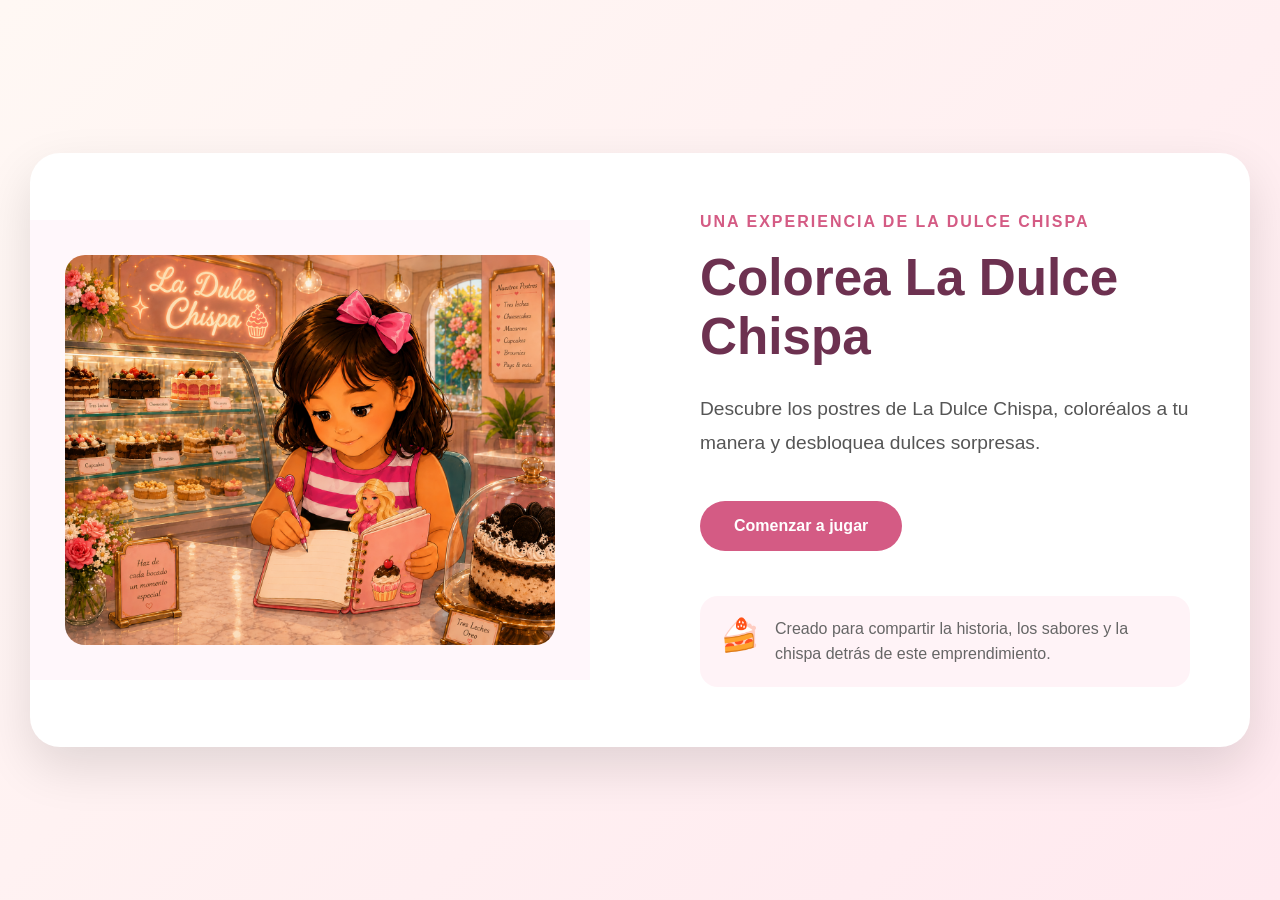
<file: index.html>
<!DOCTYPE html>
<html lang="es">
<head>
  <meta charset="UTF-8">
  <meta name="viewport" content="width=device-width, initial-scale=1.0">

  <title>Colorea La Dulce Chispa</title>

  <link rel="stylesheet" href="css/style.css">
</head>

<body class="pagina-portada">

  <main class="portada-principal">

    <section class="portada-imagen">

      <img
        src="imagenes/portada-dulce-chispa.png"
        alt="La creadora de La Dulce Chispa en su pastelería">

    </section>

    <section class="portada-contenido">

      <p class="marca-superior">
        Una experiencia de La Dulce Chispa
      </p>

      <h1>
        Colorea La Dulce Chispa
      </h1>

      <p class="texto-portada">
        Descubre los postres de La Dulce Chispa,
        coloréalos a tu manera y desbloquea
        dulces sorpresas.
      </p>

      <div class="acciones-portada">

        <a
          class="boton-portada boton-portada-principal"
          href="menu.html">

          Comenzar a jugar

        </a>

      </div>

      <div class="detalle-portada">

        <span>🍰</span>

        <p>
          Creado para compartir la historia,
          los sabores y la chispa detrás de este emprendimiento.
        </p>

      </div>

    </section>

  </main>

</body>
</html>
</file>
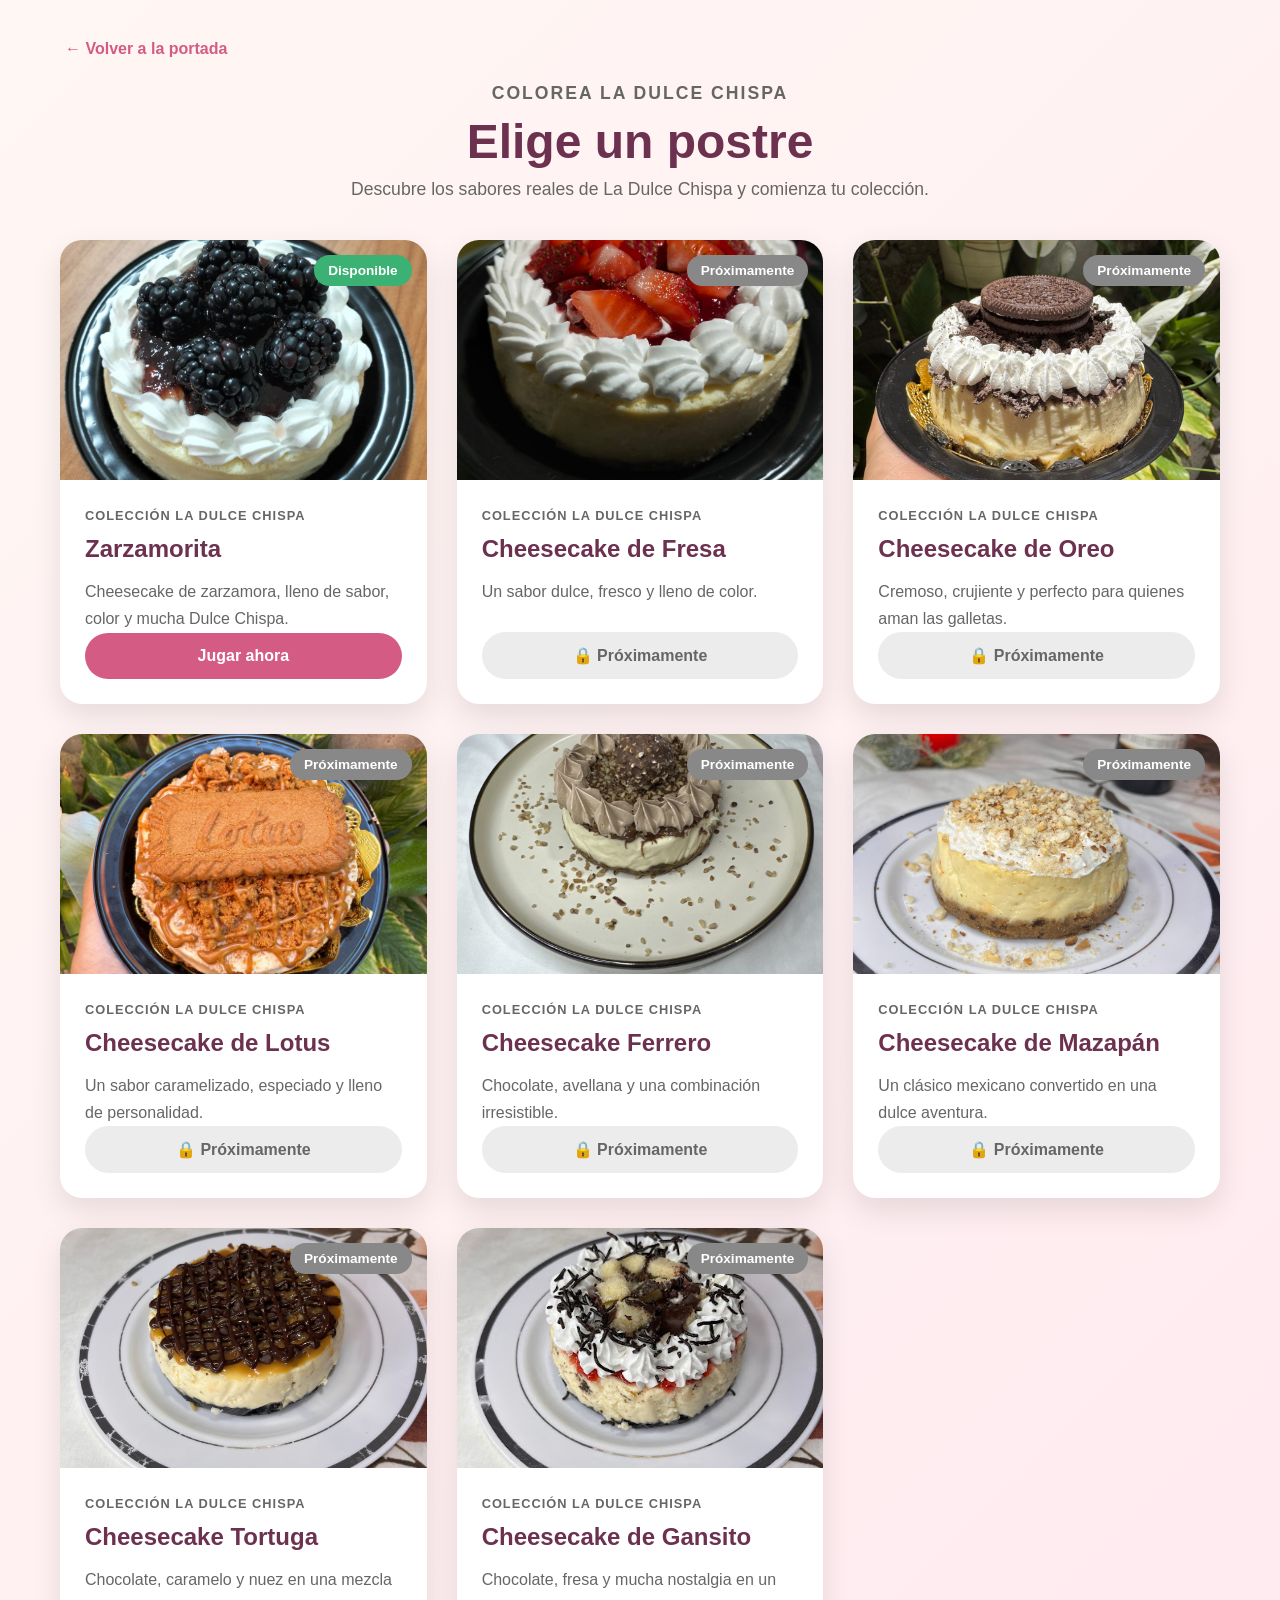
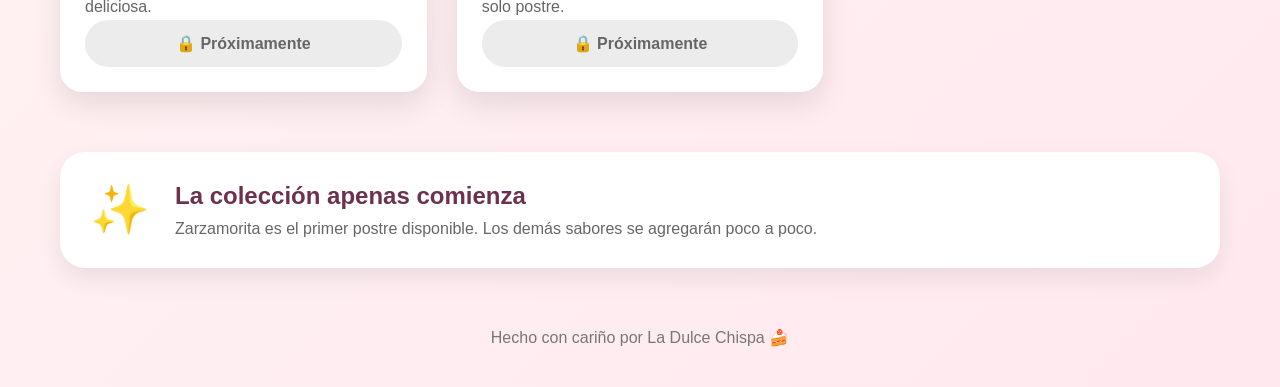
<file: menu.html>
<!DOCTYPE html>
<html lang="es">
<head>
  <meta charset="UTF-8">
  <meta name="viewport" content="width=device-width, initial-scale=1.0">

  <title>Elige un postre | La Dulce Chispa</title>

  <link rel="stylesheet" href="css/style.css">
</head>

<body class="pagina-menu">

  <header class="encabezado-menu">

    <a class="volver-portada" href="index.html">
      ← Volver a la portada
    </a>

    <div class="titulo-menu">

      <p class="marca-menu">
        Colorea La Dulce Chispa
      </p>

      <h1>
        Elige un postre
      </h1>

      <p>
        Descubre los sabores reales de La Dulce Chispa
        y comienza tu colección.
      </p>

    </div>

  </header>

  <main class="contenido-menu">

    <section class="coleccion-postres">

      <article class="tarjeta-postre tarjeta-disponible">

        <div class="imagen-tarjeta-postre">

          <img
            src="imagenes/zarzamorita.jpeg"
            alt="Cheesecake de zarzamora de La Dulce Chispa">

          <span class="estado-postre disponible">
            Disponible
          </span>

        </div>

        <div class="informacion-postre">

          <p class="numero-postre">
            Colección La Dulce Chispa
          </p>

          <h2>
            Zarzamorita
          </h2>

          <p>
            Cheesecake de zarzamora, lleno de sabor,
            color y mucha Dulce Chispa.
          </p>

          <a class="boton-jugar-postre" href="zarzamorita.html">
            Jugar ahora
          </a>

        </div>

      </article>

      <article class="tarjeta-postre tarjeta-bloqueada">

        <div class="imagen-tarjeta-postre">

          <img
            src="imagenes/fresa.jpeg"
            alt="Cheesecake de fresa de La Dulce Chispa">

          <span class="estado-postre proximamente">
            Próximamente
          </span>

        </div>

        <div class="informacion-postre">

          <p class="numero-postre">
            Colección La Dulce Chispa
          </p>

          <h2>
            Cheesecake de Fresa
          </h2>

          <p>
            Un sabor dulce, fresco y lleno de color.
          </p>

          <span class="boton-proximamente">
            🔒 Próximamente
          </span>

        </div>

      </article>

      <article class="tarjeta-postre tarjeta-bloqueada">

        <div class="imagen-tarjeta-postre">

          <img
            src="imagenes/oreo.jpeg"
            alt="Cheesecake de Oreo de La Dulce Chispa">

          <span class="estado-postre proximamente">
            Próximamente
          </span>

        </div>

        <div class="informacion-postre">

          <p class="numero-postre">
            Colección La Dulce Chispa
          </p>

          <h2>
            Cheesecake de Oreo
          </h2>

          <p>
            Cremoso, crujiente y perfecto para quienes aman las galletas.
          </p>

          <span class="boton-proximamente">
            🔒 Próximamente
          </span>

        </div>

      </article>

      <article class="tarjeta-postre tarjeta-bloqueada">

        <div class="imagen-tarjeta-postre">

          <img
            src="imagenes/lotus.jpeg"
            alt="Cheesecake de Lotus de La Dulce Chispa">

          <span class="estado-postre proximamente">
            Próximamente
          </span>

        </div>

        <div class="informacion-postre">

          <p class="numero-postre">
            Colección La Dulce Chispa
          </p>

          <h2>
            Cheesecake de Lotus
          </h2>

          <p>
            Un sabor caramelizado, especiado y lleno de personalidad.
          </p>

          <span class="boton-proximamente">
            🔒 Próximamente
          </span>

        </div>

      </article>

      <article class="tarjeta-postre tarjeta-bloqueada">

        <div class="imagen-tarjeta-postre">

          <img
            src="imagenes/ferrero.jpeg"
            alt="Cheesecake Ferrero de La Dulce Chispa">

          <span class="estado-postre proximamente">
            Próximamente
          </span>

        </div>

        <div class="informacion-postre">

          <p class="numero-postre">
            Colección La Dulce Chispa
          </p>

          <h2>
            Cheesecake Ferrero
          </h2>

          <p>
            Chocolate, avellana y una combinación irresistible.
          </p>

          <span class="boton-proximamente">
            🔒 Próximamente
          </span>

        </div>

      </article>

      <article class="tarjeta-postre tarjeta-bloqueada">

        <div class="imagen-tarjeta-postre">

          <img
            src="imagenes/mazapan.jpeg"
            alt="Cheesecake de mazapán de La Dulce Chispa">

          <span class="estado-postre proximamente">
            Próximamente
          </span>

        </div>

        <div class="informacion-postre">

          <p class="numero-postre">
            Colección La Dulce Chispa
          </p>

          <h2>
            Cheesecake de Mazapán
          </h2>

          <p>
            Un clásico mexicano convertido en una dulce aventura.
          </p>

          <span class="boton-proximamente">
            🔒 Próximamente
          </span>

        </div>

      </article>

      <article class="tarjeta-postre tarjeta-bloqueada">

        <div class="imagen-tarjeta-postre">

          <img
            src="imagenes/tortuga.jpeg"
            alt="Cheesecake Tortuga de La Dulce Chispa">

          <span class="estado-postre proximamente">
            Próximamente
          </span>

        </div>

        <div class="informacion-postre">

          <p class="numero-postre">
            Colección La Dulce Chispa
          </p>

          <h2>
            Cheesecake Tortuga
          </h2>

          <p>
            Chocolate, caramelo y nuez en una mezcla deliciosa.
          </p>

          <span class="boton-proximamente">
            🔒 Próximamente
          </span>

        </div>

      </article>

      <article class="tarjeta-postre tarjeta-bloqueada">

        <div class="imagen-tarjeta-postre">

          <img
            src="imagenes/gansito.JPG"
            alt="Cheesecake de Gansito de La Dulce Chispa">

          <span class="estado-postre proximamente">
            Próximamente
          </span>

        </div>

        <div class="informacion-postre">

          <p class="numero-postre">
            Colección La Dulce Chispa
          </p>

          <h2>
            Cheesecake de Gansito
          </h2>

          <p>
            Chocolate, fresa y mucha nostalgia en un solo postre.
          </p>

          <span class="boton-proximamente">
            🔒 Próximamente
          </span>

        </div>

      </article>

    </section>

    <section class="mensaje-coleccion">

      <span>✨</span>

      <div>

        <h2>
          La colección apenas comienza
        </h2>

        <p>
          Zarzamorita es el primer postre disponible.
          Los demás sabores se agregarán poco a poco.
        </p>

      </div>

    </section>

  </main>

  <footer class="pie-menu">

    <p>
      Hecho con cariño por La Dulce Chispa 🍰
    </p>

  </footer>

</body>
</html>
</file>
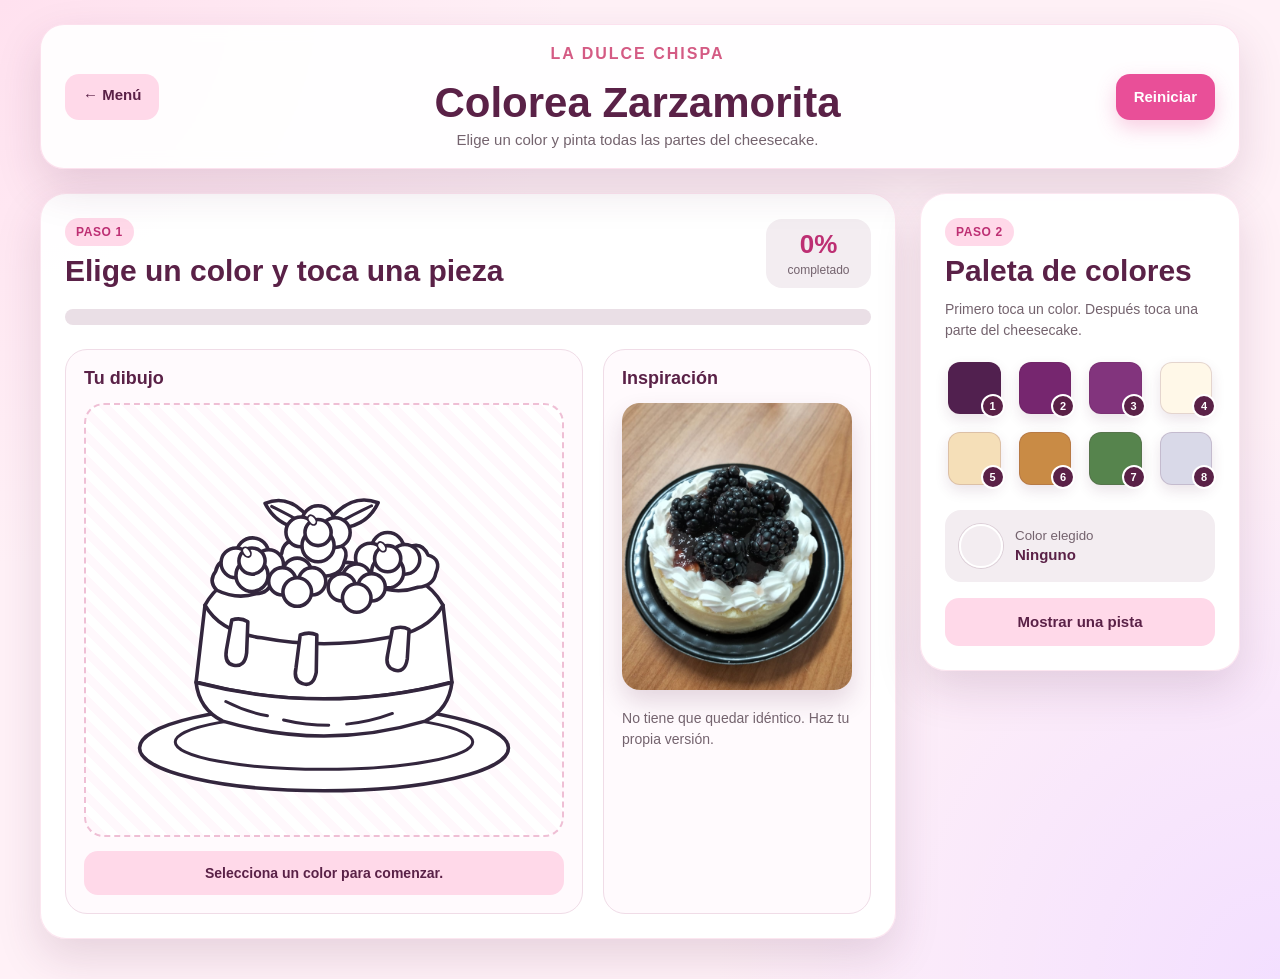
<file: zarzamorita.html>
<!DOCTYPE html>
<html lang="es">
<head>
  <meta charset="UTF-8">
  <meta name="viewport" content="width=device-width, initial-scale=1.0">

  <title>Zarzamorita - Colorea La Dulce Chispa</title>

  <link rel="stylesheet" href="css/style.css">
  <script src="js/script.js" defer></script>
</head>

<body class="pagina-juego">

  <header class="encabezado-juego">

    <a class="boton-regresar" href="menu.html">
      ← Menú
    </a>

    <div class="marca-juego">
      <p class="marca-superior">La Dulce Chispa</p>

      <h1>Colorea Zarzamorita</h1>

      <p>
        Elige un color y pinta todas las partes del cheesecake.
      </p>
    </div>

    <button
      id="reiniciar-juego"
      class="boton-reiniciar"
      type="button">
      Reiniciar
    </button>

  </header>

  <main class="contenedor-juego">

    <section class="panel-dibujo">

      <div class="cabecera-panel">

        <div>
          <span class="etiqueta-paso">Paso 1</span>

          <h2>
            Elige un color y toca una pieza
          </h2>
        </div>

        <div class="contador-progreso">
          <strong id="porcentaje">0%</strong>
          <span>completado</span>
        </div>

      </div>

      <div class="barra-progreso">
        <div
          id="relleno-progreso"
          class="relleno-progreso">
        </div>
      </div>

      <div class="zona-ilustraciones">

        <article class="tarjeta-ilustracion">

          <h3>Tu dibujo</h3>

          <div class="contenedor-svg">

            <object
              id="dibujo-zarzamorita"
              type="image/svg+xml"
              data="svg/zarzamorita.svg">

              Tu navegador no pudo cargar el dibujo.

            </object>

          </div>

          <p
            id="mensaje-juego"
            class="mensaje-juego">

            Selecciona un color para comenzar.

          </p>

        </article>

        <article class="tarjeta-ilustracion tarjeta-referencia">

          <h3>Inspiración</h3>

          <img
            src="imagenes/zarzamorita.jpeg"
            alt="Cheesecake Zarzamorita">

          <p>
            No tiene que quedar idéntico.
            Haz tu propia versión.
          </p>

        </article>

      </div>

    </section>

    <aside class="panel-colores">

      <span class="etiqueta-paso">Paso 2</span>

      <h2>Paleta de colores</h2>

      <p class="instruccion-paleta">
        Primero toca un color.
        Después toca una parte del cheesecake.
      </p>

      <div
        id="paleta"
        class="paleta">

        <button
          class="color-paleta"
          type="button"
          data-color="#51204f"
          title="Mora oscura">

          <span style="background-color:#51204f"></span>
          <small>1</small>

        </button>

        <button
          class="color-paleta"
          type="button"
          data-color="#76266f"
          title="Zarzamora">

          <span style="background-color:#76266f"></span>
          <small>2</small>

        </button>

        <button
          class="color-paleta"
          type="button"
          data-color="#82347d"
          title="Mora clara">

          <span style="background-color:#82347d"></span>
          <small>3</small>

        </button>

        <button
          class="color-paleta"
          type="button"
          data-color="#fff8e8"
          title="Crema">

          <span style="background-color:#fff8e8"></span>
          <small>4</small>

        </button>

        <button
          class="color-paleta"
          type="button"
          data-color="#f5dfb8"
          title="Cheesecake">

          <span style="background-color:#f5dfb8"></span>
          <small>5</small>

        </button>

        <button
          class="color-paleta"
          type="button"
          data-color="#c98b45"
          title="Galleta">

          <span style="background-color:#c98b45"></span>
          <small>6</small>

        </button>

        <button
          class="color-paleta"
          type="button"
          data-color="#56844d"
          title="Hoja verde">

          <span style="background-color:#56844d"></span>
          <small>7</small>

        </button>

        <button
          class="color-paleta"
          type="button"
          data-color="#d9d9e8"
          title="Plato">

          <span style="background-color:#d9d9e8"></span>
          <small>8</small>

        </button>

      </div>

      <div class="color-seleccionado">

        <span id="muestra-color"></span>

        <div>
          <small>Color elegido</small>
          <strong id="nombre-color">Ninguno</strong>
        </div>

      </div>

      <button
        id="boton-pista"
        class="boton-secundario"
        type="button">

        Mostrar una pista

      </button>

    </aside>

  </main>

  <section
    id="modal-premio"
    class="modal-premio"
    aria-hidden="true">

    <div class="contenido-premio">

      <div class="confeti">
        🎉 ✨ 🍰 ✨ 🎉
      </div>

      <p class="marca-superior">
        La Dulce Chispa
      </p>

      <h2>
        ¡Zarzamorita completada!
      </h2>

      <p>
        Terminaste el dibujo.
        Ya puedes descubrir tu recompensa.
      </p>

      <button
        id="ver-premio"
        class="boton-premio"
        type="button">

        Ver mi premio

      </button>

      <button
        id="cerrar-premio"
        class="boton-cerrar-modal"
        type="button">

        Seguir viendo mi dibujo

      </button>

    </div>

  </section>

</body>
</html>
</file>
<file: css/style.css>
* {
    margin: 0;
    padding: 0;
    box-sizing: border-box;
}

:root {
    --rosa-claro: #fff1f7;
    --rosa-suave: #ffd9e9;
    --rosa: #e94f98;
    --rosa-oscuro: #bd2f73;
    --morado: #5a2147;
    --morado-suave: #7a4166;
    --blanco: #ffffff;
    --gris: #f3edf1;
    --gris-texto: #74636e;
    --verde: #56844d;
    --sombra: 0 18px 45px rgba(90, 33, 71, 0.15);
}

body {
    min-height: 100vh;
    font-family: Arial, Helvetica, sans-serif;
    color: var(--morado);
    background:
        radial-gradient(circle at top left, #ffe1ef 0, transparent 35%),
        radial-gradient(circle at bottom right, #f3dfff 0, transparent 35%),
        var(--rosa-claro);
}

button,
a {
    font-family: inherit;
}

button {
    cursor: pointer;
}

.pagina-juego {
    padding-bottom: 40px;
}

.encabezado-juego {
    width: min(1200px, 94%);
    margin: 24px auto;
    padding: 20px 24px;
    display: grid;
    grid-template-columns: auto 1fr auto;
    gap: 20px;
    align-items: center;
    background: rgba(255, 255, 255, 0.92);
    border: 1px solid rgba(233, 79, 152, 0.16);
    border-radius: 24px;
    box-shadow: var(--sombra);
    backdrop-filter: blur(8px);
}

.boton-regresar,
.boton-reiniciar {
    min-height: 46px;
    padding: 12px 18px;
    border-radius: 14px;
    border: none;
    font-size: 15px;
    font-weight: 700;
    text-decoration: none;
    transition: transform 0.2s ease, box-shadow 0.2s ease;
}

.boton-regresar {
    color: var(--morado);
    background: var(--rosa-suave);
}

.boton-reiniciar {
    color: var(--blanco);
    background: var(--rosa);
    box-shadow: 0 8px 20px rgba(233, 79, 152, 0.28);
}

.boton-regresar:hover,
.boton-reiniciar:hover {
    transform: translateY(-2px);
}

.marca-juego {
    text-align: center;
}

.marca-superior {
    margin-bottom: 5px;
    color: var(--rosa-oscuro);
    font-size: 13px;
    font-weight: 800;
    letter-spacing: 1.6px;
    text-transform: uppercase;
}

.marca-juego h1 {
    margin-bottom: 6px;
    font-size: clamp(26px, 4vw, 42px);
    line-height: 1.05;
}

.marca-juego p:last-child {
    color: var(--gris-texto);
    font-size: 15px;
}

.contenedor-juego {
    width: min(1200px, 94%);
    margin: 0 auto;
    display: grid;
    grid-template-columns: minmax(0, 1fr) 320px;
    gap: 24px;
    align-items: start;
}

.panel-dibujo,
.panel-colores {
    background: rgba(255, 255, 255, 0.96);
    border: 1px solid rgba(233, 79, 152, 0.14);
    border-radius: 26px;
    box-shadow: var(--sombra);
}

.panel-dibujo {
    padding: 24px;
}

.panel-colores {
    position: sticky;
    top: 18px;
    padding: 24px;
}

.cabecera-panel {
    display: flex;
    justify-content: space-between;
    gap: 20px;
    align-items: center;
}

.etiqueta-paso {
    display: inline-block;
    margin-bottom: 8px;
    padding: 7px 11px;
    border-radius: 999px;
    color: var(--rosa-oscuro);
    background: var(--rosa-suave);
    font-size: 12px;
    font-weight: 800;
    letter-spacing: 0.6px;
    text-transform: uppercase;
}

.cabecera-panel h2,
.panel-colores h2 {
    font-size: clamp(21px, 3vw, 30px);
    line-height: 1.15;
}

.contador-progreso {
    min-width: 105px;
    padding: 10px 14px;
    text-align: center;
    background: var(--gris);
    border-radius: 16px;
}

.contador-progreso strong {
    display: block;
    color: var(--rosa-oscuro);
    font-size: 26px;
}

.contador-progreso span {
    color: var(--gris-texto);
    font-size: 12px;
}

.barra-progreso {
    width: 100%;
    height: 16px;
    margin: 20px 0 24px;
    overflow: hidden;
    background: #eadfe6;
    border-radius: 999px;
}

.relleno-progreso {
    width: 0;
    height: 100%;
    background: linear-gradient(90deg, var(--rosa), #a84ed5);
    border-radius: inherit;
    transition: width 0.35s ease;
}

.zona-ilustraciones {
    display: grid;
    grid-template-columns: minmax(0, 1.45fr) minmax(220px, 0.75fr);
    gap: 20px;
}

.tarjeta-ilustracion {
    padding: 18px;
    background: #fffafd;
    border: 1px solid #f0dce7;
    border-radius: 22px;
}

.tarjeta-ilustracion h3 {
    margin-bottom: 14px;
    font-size: 18px;
}

.contenedor-svg {
    min-height: 430px;
    display: grid;
    place-items: center;
    overflow: hidden;
    background:
        linear-gradient(45deg, #fff 25%, #fff8fc 25%, #fff8fc 50%, #fff 50%, #fff 75%, #fff8fc 75%);
    background-size: 24px 24px;
    border: 2px dashed #efbfd5;
    border-radius: 20px;
}

#dibujo-zarzamorita {
    width: 100%;
    height: 430px;
    display: block;
}

.mensaje-juego {
    min-height: 44px;
    margin-top: 14px;
    padding: 12px 14px;
    display: flex;
    align-items: center;
    justify-content: center;
    color: var(--morado);
    background: var(--rosa-suave);
    border-radius: 14px;
    font-size: 14px;
    font-weight: 700;
    text-align: center;
}

.tarjeta-referencia img {
    width: 100%;
    aspect-ratio: 4 / 5;
    object-fit: cover;
    border-radius: 18px;
    box-shadow: 0 12px 24px rgba(90, 33, 71, 0.16);
}

.tarjeta-referencia p {
    margin-top: 14px;
    color: var(--gris-texto);
    font-size: 14px;
    line-height: 1.5;
}

.instruccion-paleta {
    margin: 10px 0 18px;
    color: var(--gris-texto);
    font-size: 14px;
    line-height: 1.5;
}

.paleta {
    display: grid;
    grid-template-columns: repeat(4, 1fr);
    gap: 12px;
}

.color-paleta {
    position: relative;
    min-width: 0;
    padding: 0;
    border: 3px solid transparent;
    border-radius: 16px;
    background: transparent;
    transition: transform 0.2s ease, border-color 0.2s ease;
}

.color-paleta:hover {
    transform: translateY(-3px);
}

.color-paleta.seleccionado {
    border-color: var(--rosa);
    transform: scale(1.05);
}

.color-paleta span {
    width: 100%;
    aspect-ratio: 1;
    display: block;
    border: 1px solid rgba(90, 33, 71, 0.16);
    border-radius: 12px;
    box-shadow: 0 6px 14px rgba(90, 33, 71, 0.12);
}

.color-paleta small {
    position: absolute;
    right: -4px;
    bottom: -4px;
    width: 24px;
    height: 24px;
    display: grid;
    place-items: center;
    color: var(--blanco);
    background: var(--morado);
    border: 2px solid var(--blanco);
    border-radius: 50%;
    font-size: 11px;
    font-weight: 800;
}

.color-seleccionado {
    margin: 22px 0 16px;
    padding: 14px;
    display: flex;
    gap: 12px;
    align-items: center;
    background: var(--gris);
    border-radius: 16px;
}

#muestra-color {
    width: 44px;
    height: 44px;
    flex-shrink: 0;
    display: block;
    border: 2px solid var(--blanco);
    border-radius: 50%;
    box-shadow: 0 0 0 1px rgba(90, 33, 71, 0.15);
}

.color-seleccionado small {
    display: block;
    margin-bottom: 3px;
    color: var(--gris-texto);
}

.color-seleccionado strong {
    font-size: 15px;
}

.boton-secundario {
    width: 100%;
    min-height: 48px;
    padding: 12px 16px;
    color: var(--morado);
    background: var(--rosa-suave);
    border: none;
    border-radius: 14px;
    font-size: 15px;
    font-weight: 800;
    transition: transform 0.2s ease, background 0.2s ease;
}

.boton-secundario:hover {
    transform: translateY(-2px);
    background: #ffc5df;
}

.modal-premio {
    position: fixed;
    inset: 0;
    z-index: 1000;
    padding: 20px;
    display: none;
    place-items: center;
    background: rgba(54, 17, 43, 0.65);
    backdrop-filter: blur(7px);
}

.modal-premio.visible {
    display: grid;
}

.contenido-premio {
    width: min(460px, 100%);
    padding: 34px 28px;
    text-align: center;
    background: var(--blanco);
    border-radius: 28px;
    box-shadow: 0 28px 80px rgba(54, 17, 43, 0.35);
    animation: aparecerPremio 0.35s ease;
}

.confeti {
    margin-bottom: 14px;
    font-size: 30px;
}

.contenido-premio h2 {
    margin-bottom: 12px;
    font-size: 30px;
}

.contenido-premio > p:not(.marca-superior) {
    margin-bottom: 22px;
    color: var(--gris-texto);
    line-height: 1.6;
}

.boton-premio,
.boton-cerrar-modal {
    width: 100%;
    min-height: 50px;
    padding: 13px 18px;
    border: none;
    border-radius: 14px;
    font-size: 15px;
    font-weight: 800;
}

.boton-premio {
    margin-bottom: 10px;
    color: var(--blanco);
    background: linear-gradient(90deg, var(--rosa), #a84ed5);
    box-shadow: 0 10px 24px rgba(233, 79, 152, 0.28);
}

.boton-cerrar-modal {
    color: var(--morado);
    background: var(--gris);
}

@keyframes aparecerPremio {
    from {
        opacity: 0;
        transform: scale(0.9) translateY(15px);
    }

    to {
        opacity: 1;
        transform: scale(1) translateY(0);
    }
}

@media (max-width: 950px) {
    .contenedor-juego {
        grid-template-columns: 1fr;
    }

    .panel-colores {
        position: static;
    }

    .paleta {
        grid-template-columns: repeat(8, 1fr);
    }
}

@media (max-width: 760px) {
    .encabezado-juego {
        grid-template-columns: 1fr 1fr;
    }

    .marca-juego {
        grid-column: 1 / -1;
        grid-row: 1;
    }

    .boton-regresar {
        grid-column: 1;
        grid-row: 2;
        text-align: center;
    }

    .boton-reiniciar {
        grid-column: 2;
        grid-row: 2;
    }

    .zona-ilustraciones {
        grid-template-columns: 1fr;
    }

    .tarjeta-referencia {
        max-width: 420px;
        margin: 0 auto;
    }

    .paleta {
        grid-template-columns: repeat(4, 1fr);
    }
}

@media (max-width: 520px) {
    .encabezado-juego,
    .contenedor-juego {
        width: 95%;
    }

    .encabezado-juego {
        padding: 18px 14px;
    }

    .panel-dibujo,
    .panel-colores {
        padding: 16px;
        border-radius: 20px;
    }

    .cabecera-panel {
        align-items: flex-start;
    }

    .contador-progreso {
        min-width: 88px;
    }

    .contador-progreso strong {
        font-size: 22px;
    }

    .contenedor-svg {
        min-height: 320px;
    }

    #dibujo-zarzamorita {
        height: 320px;
    }
}
/*==================================================
=                 PORTADA PRINCIPAL                =
==================================================*/

.pagina-portada{
    margin:0;
    min-height:100vh;
    background:linear-gradient(135deg,#fff8f4,#ffe9ef);
    font-family:Arial,Helvetica,sans-serif;
    display:flex;
    justify-content:center;
    align-items:center;
    padding:30px;
}

.portada-principal{
    width:100%;
    max-width:1250px;
    background:#ffffff;
    border-radius:30px;
    overflow:hidden;
    display:flex;
    align-items:center;
    justify-content:space-between;
    gap:50px;
    box-shadow:0 20px 50px rgba(0,0,0,.12);
}

.portada-imagen{
    flex:1;
    display:flex;
    justify-content:center;
    align-items:center;
    padding:35px;
    background:#fff7fb;
}

.portada-imagen img{
    width:100%;
    max-width:550px;
    border-radius:20px;
    display:block;
}

.portada-contenido{
    flex:1;
    padding:60px;
}

.marca-superior{
    color:#d45b84;
    font-size:1rem;
    font-weight:bold;
    letter-spacing:2px;
    text-transform:uppercase;
    margin-bottom:18px;
}

.portada-contenido h1{
    font-size:3.2rem;
    color:#6d3150;
    margin:0 0 25px;
    line-height:1.15;
}

.texto-portada{
    font-size:1.2rem;
    line-height:1.8;
    color:#555;
    margin-bottom:40px;
}

.acciones-portada{
    display:flex;
    flex-wrap:wrap;
    gap:18px;
}

.boton-portada{
    text-decoration:none;
    padding:16px 34px;
    border-radius:50px;
    font-size:1rem;
    font-weight:bold;
    transition:.3s;
}

.boton-portada-principal{
    background:#d45b84;
    color:#fff;
}

.boton-portada-principal:hover{
    background:#bf416d;
    transform:translateY(-3px);
}

.boton-portada-secundario{
    border:2px solid #d45b84;
    color:#d45b84;
    background:#fff;
}

.boton-portada-secundario:hover{
    background:#d45b84;
    color:#fff;
}

.detalle-portada{
    margin-top:45px;
    display:flex;
    align-items:flex-start;
    gap:15px;
    background:#fff3f7;
    padding:20px;
    border-radius:18px;
}

.detalle-portada span{
    font-size:2rem;
}

.detalle-portada p{
    margin:0;
    color:#666;
    line-height:1.6;
}

@media (max-width:950px){

    .portada-principal{
        flex-direction:column;
    }

    .portada-contenido{
        padding:35px;
        text-align:center;
    }

    .acciones-portada{
        justify-content:center;
    }

    .detalle-portada{
        text-align:left;
    }

    .portada-contenido h1{
        font-size:2.3rem;
    }
}
/*==================================================
=                    MENÚ                          =
==================================================*/

.pagina-menu{
    margin:0;
    background:linear-gradient(135deg,#fff7f4,#ffe9ef);
    font-family:Arial,Helvetica,sans-serif;
    color:#444;
}

.encabezado-menu{
    max-width:1200px;
    margin:auto;
    padding:40px 25px 20px;
}

.volver-portada{
    display:inline-block;
    margin-bottom:25px;
    text-decoration:none;
    color:#d45b84;
    font-weight:bold;
    transition:.3s;
}

.volver-portada:hover{
    color:#b73d67;
}

.titulo-menu{
    text-align:center;
}

.marca-menu{
    color:#d45b84;
    font-weight:bold;
    letter-spacing:2px;
    text-transform:uppercase;
}

.titulo-menu h1{
    font-size:3rem;
    margin:10px 0;
    color:#6d3150;
}

.titulo-menu p{
    font-size:1.1rem;
    color:#666;
}

.contenido-menu{
    max-width:1200px;
    margin:auto;
    padding:20px;
}

.coleccion-postres{
    display:grid;
    grid-template-columns:repeat(auto-fit,minmax(300px,1fr));
    gap:30px;
}

.tarjeta-postre{
    background:#fff;
    border-radius:22px;
    overflow:hidden;
    box-shadow:0 12px 30px rgba(0,0,0,.10);
    transition:.35s;
    display:flex;
    flex-direction:column;
}

.tarjeta-postre:hover{
    transform:translateY(-10px);
    box-shadow:0 18px 40px rgba(0,0,0,.18);
}

.imagen-tarjeta-postre{
    position:relative;
}

.imagen-tarjeta-postre img{
    width:100%;
    height:240px;
    object-fit:cover;
    display:block;
}

.estado-postre{
    position:absolute;
    top:15px;
    right:15px;
    padding:8px 14px;
    border-radius:30px;
    color:white;
    font-size:.85rem;
    font-weight:bold;
}

.disponible{
    background:#3bb273;
}

.proximamente{
    background:#888;
}

.informacion-postre{
    padding:25px;
    display:flex;
    flex-direction:column;
    flex:1;
}

.numero-postre{
    color:#d45b84;
    font-weight:bold;
    text-transform:uppercase;
    font-size:.8rem;
    letter-spacing:1px;
}

.informacion-postre h2{
    margin:8px 0 15px;
    color:#6d3150;
}

.informacion-postre p{
    line-height:1.7;
    color:#666;
}

.boton-jugar-postre{
    margin-top:auto;
    background:#d45b84;
    color:white;
    text-align:center;
    text-decoration:none;
    padding:14px;
    border-radius:40px;
    font-weight:bold;
    transition:.3s;
}

.boton-jugar-postre:hover{
    background:#bc476f;
}

.boton-proximamente{
    margin-top:auto;
    background:#ececec;
    color:#666;
    text-align:center;
    padding:14px;
    border-radius:40px;
    font-weight:bold;
}

.mensaje-coleccion{
    margin-top:60px;
    background:white;
    border-radius:25px;
    padding:30px;
    display:flex;
    align-items:center;
    gap:25px;
    box-shadow:0 10px 25px rgba(0,0,0,.08);
}

.mensaje-coleccion span{
    font-size:3rem;
}

.mensaje-coleccion h2{
    margin:0;
    color:#6d3150;
}

.mensaje-coleccion p{
    margin-top:10px;
    color:#666;
}

.pie-menu{
    text-align:center;
    padding:40px 20px;
    color:#777;
}

@media(max-width:768px){

    .titulo-menu h1{
        font-size:2.2rem;
    }

    .mensaje-coleccion{
        flex-direction:column;
        text-align:center;
    }

}
</file>
